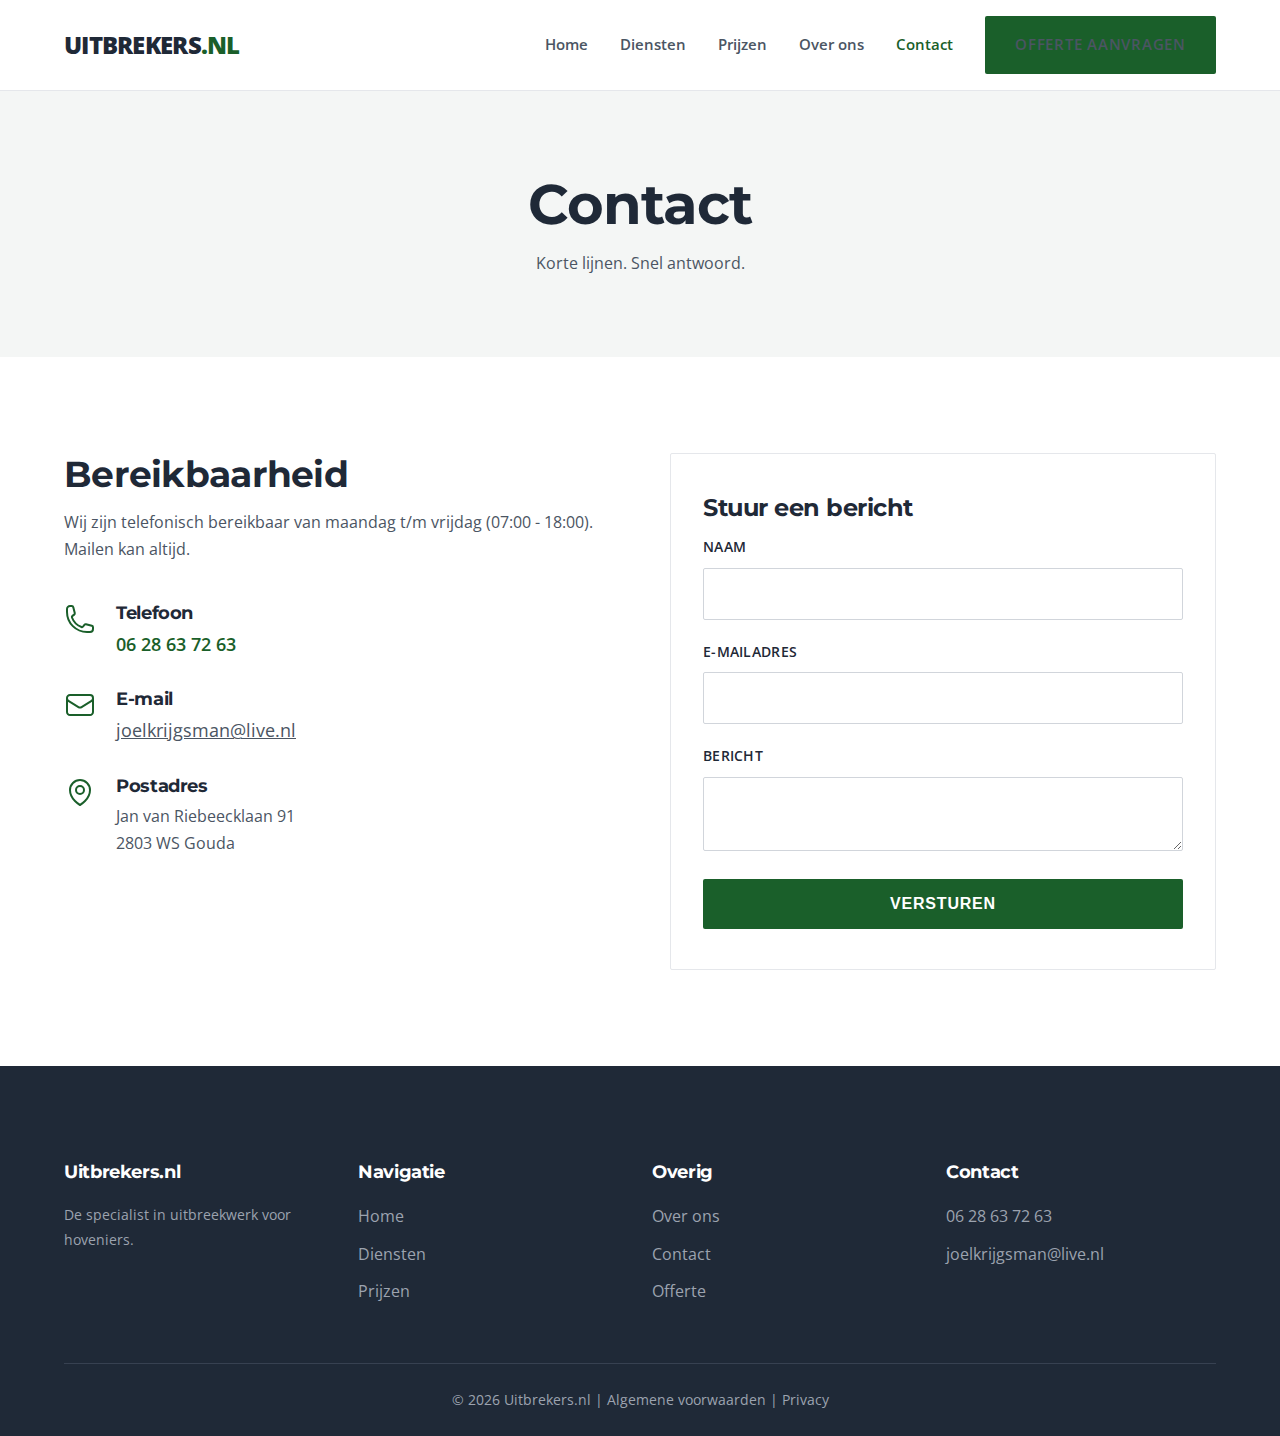
<file: contact.html>
<!DOCTYPE html>
<html lang="nl">

<head>
    <meta charset="UTF-8">
    <meta name="viewport" content="width=device-width, initial-scale=1.0">
    <title>Contact | Uitbrekers.nl</title>

    <link rel="preconnect" href="https://fonts.googleapis.com">
    <link rel="preconnect" href="https://fonts.gstatic.com" crossorigin>
    <link
        href="https://fonts.googleapis.com/css2?family=Montserrat:wght@600;700;800&family=Open+Sans:wght@400;600&display=swap"
        rel="stylesheet">

    <link rel="stylesheet" href="style.css">
</head>

<body>

    <!-- Header -->
    <header class="header">
        <div class="container nav">
            <a href="index.html" class="logo">Uitbrekers<span>.nl</span></a>
            <div class="hamburger">
                <svg xmlns="http://www.w3.org/2000/svg" fill="none" viewBox="0 0 24 24" stroke-width="1.5"
                    stroke="currentColor" style="width: 32px; height: 32px;">
                    <path stroke-linecap="round" stroke-linejoin="round"
                        d="M3.75 6.75h16.5M3.75 12h16.5m-16.5 5.25h16.5" />
                </svg>
            </div>
            <nav class="nav-links">
                <a href="index.html">Home</a>
                <a href="diensten.html">Diensten</a>
                <a href="prijzen.html">Prijzen</a>
                <a href="over-ons.html">Over ons</a>
                <a href="contact.html" class="active">Contact</a>
                <a href="offerte.html" class="btn btn-primary">Offerte aanvragen</a>
            </nav>
        </div>
    </header>

    <!-- Page Header -->
    <section class="section bg-light text-center" style="padding: 80px 0;">
        <div class="container">
            <h1>Contact</h1>
            <p style="max-width: 700px; margin: 0 auto;">Korte lijnen. Snel antwoord.</p>
        </div>
    </section>

    <!-- Content -->
    <section class="section">
        <div class="container">
            <div class="grid grid-2" style="gap: 60px;">

                <!-- Info -->
                <div>
                    <h2>Bereikbaarheid</h2>
                    <p>Wij zijn telefonisch bereikbaar van maandag t/m vrijdag (07:00 - 18:00). Mailen kan altijd.</p>

                    <div style="margin-top: 40px; display: grid; gap: 30px;">

                        <div style="display: flex; gap: 20px;">
                            <div class="icon-box" style="margin: 0; width: 32px; height: 32px;">
                                <svg xmlns="http://www.w3.org/2000/svg" fill="none" viewBox="0 0 24 24"
                                    stroke-width="1.5" stroke="currentColor">
                                    <path stroke-linecap="round" stroke-linejoin="round"
                                        d="M2.25 6.75c0 8.284 6.716 15 15 15h2.25a2.25 2.25 0 002.25-2.25v-1.372c0-.516-.351-.966-.852-1.091l-4.423-1.106c-.44-.11-.902.055-1.173.417l-.97 1.293c-.282.376-.769.542-1.21.38a12.035 12.035 0 01-7.143-7.143c-.162-.441.004-.928.38-1.21l1.293-.97c.363-.271.527-.734.417-1.173L6.963 3.102a1.125 1.125 0 00-1.091-.852H4.5A2.25 2.25 0 002.25 4.5v2.25z" />
                                </svg>
                            </div>
                            <div>
                                <h4 style="margin-bottom: 5px;">Telefoon</h4>
                                <a href="tel:0628637263"
                                    style="font-size: 1.1rem; font-weight: 600; color: var(--primary);">06 28 63 72 63</a>
                            </div>
                        </div>

                        <div style="display: flex; gap: 20px;">
                            <div class="icon-box" style="margin: 0; width: 32px; height: 32px;">
                                <svg xmlns="http://www.w3.org/2000/svg" fill="none" viewBox="0 0 24 24"
                                    stroke-width="1.5" stroke="currentColor">
                                    <path stroke-linecap="round" stroke-linejoin="round"
                                        d="M21.75 6.75v10.5a2.25 2.25 0 01-2.25 2.25h-15a2.25 2.25 0 01-2.25-2.25V6.75m19.5 0A2.25 2.25 0 0019.5 4.5h-15a2.25 2.25 0 00-2.25 2.25m19.5 0v.243a2.25 2.25 0 01-1.07 1.916l-7.5 4.615a2.25 2.25 0 01-2.36 0L3.32 8.91a2.25 2.25 0 01-1.07-1.916V6.75" />
                                </svg>
                            </div>
                            <div>
                                <h4 style="margin-bottom: 5px;">E-mail</h4>
                                <a href="mailto:joelkrijgsman@live.nl"
                                    style="font-size: 1.1rem; text-decoration: underline;">joelkrijgsman@live.nl</a>
                            </div>
                        </div>

                        <div style="display: flex; gap: 20px;">
                            <div class="icon-box" style="margin: 0; width: 32px; height: 32px;">
                                <svg xmlns="http://www.w3.org/2000/svg" fill="none" viewBox="0 0 24 24"
                                    stroke-width="1.5" stroke="currentColor">
                                    <path stroke-linecap="round" stroke-linejoin="round"
                                        d="M15 10.5a3 3 0 11-6 0 3 3 0 016 0z" />
                                    <path stroke-linecap="round" stroke-linejoin="round"
                                        d="M19.5 10.5c0 7.142-7.5 11.25-7.5 11.25S4.5 17.642 4.5 10.5a7.5 7.5 0 1115 0z" />
                                </svg>
                            </div>
                            <div>
                                <h4 style="margin-bottom: 5px;">Postadres</h4>
                                <p style="margin: 0; color: var(--text-body);">Jan van Riebeecklaan 91<br>2803 WS Gouda</p>
                            </div>
                        </div>

                    </div>
                </div>

                <!-- Form -->
                <div>
                    <!-- LET OP: Vervang de action URL door je eigen Formspree URL (zie handleiding) -->
                    <form class="card" action="https://formspree.io/f/JOUW_CODE_HIER" method="POST">
                        <h3>Stuur een bericht</h3>
                        <div style="margin-bottom: 20px;">
                            <label class="form-label">Naam</label>
                            <input type="text" class="form-input" required>
                        </div>
                        <div style="margin-bottom: 20px;">
                            <label class="form-label">E-mailadres</label>
                            <input type="email" class="form-input" required>
                        </div>
                        <div style="margin-bottom: 20px;">
                            <label class="form-label">Bericht</label>
                            <textarea class="form-textarea" required></textarea>
                        </div>
                        <button type="submit" class="btn btn-primary" style="width: 100%;">Versturen</button>
                    </form>
                </div>
            </div>
        </div>
    </section>

    <!-- Footer -->
    <footer class="footer">
        <div class="container">
            <div class="grid grid-4" style="text-align: left;">
                <div style="grid-column: span 1;">
                    <h4 style="margin-bottom: 20px;">Uitbrekers<span>.nl</span></h4>
                    <p style="font-size: 0.9rem; color: #9ca3af;">De specialist in uitbreekwerk voor hoveniers.</p>
                </div>
                <div>
                    <h4 style="margin-bottom: 20px;">Navigatie</h4>
                    <ul style="color: #9ca3af;">
                        <li style="margin-bottom: 10px;"><a href="index.html">Home</a></li>
                        <li style="margin-bottom: 10px;"><a href="diensten.html">Diensten</a></li>
                        <li style="margin-bottom: 10px;"><a href="prijzen.html">Prijzen</a></li>
                    </ul>
                </div>
                <div>
                    <h4 style="margin-bottom: 20px;">Overig</h4>
                    <ul style="color: #9ca3af;">
                        <li style="margin-bottom: 10px;"><a href="over-ons.html">Over ons</a></li>
                        <li style="margin-bottom: 10px;"><a href="contact.html">Contact</a></li>
                        <li style="margin-bottom: 10px;"><a href="offerte.html">Offerte</a></li>
                    </ul>
                </div>
                <div>
                    <h4 style="margin-bottom: 20px;">Contact</h4>
                    <ul style="color: #9ca3af;">
                        <li style="margin-bottom: 10px;">06 28 63 72 63</li>
                        <li style="margin-bottom: 10px;">joelkrijgsman@live.nl</li>
                    </ul>
                </div>
            </div>
            <div class="footer-bottom">
                &copy; 2026 Uitbrekers.nl | <a href="#">Algemene voorwaarden</a> | <a href="#">Privacy</a>
            </div>
        </div>
    </footer>

    <script src="script.js"></script>
</body>

</html>
</file>
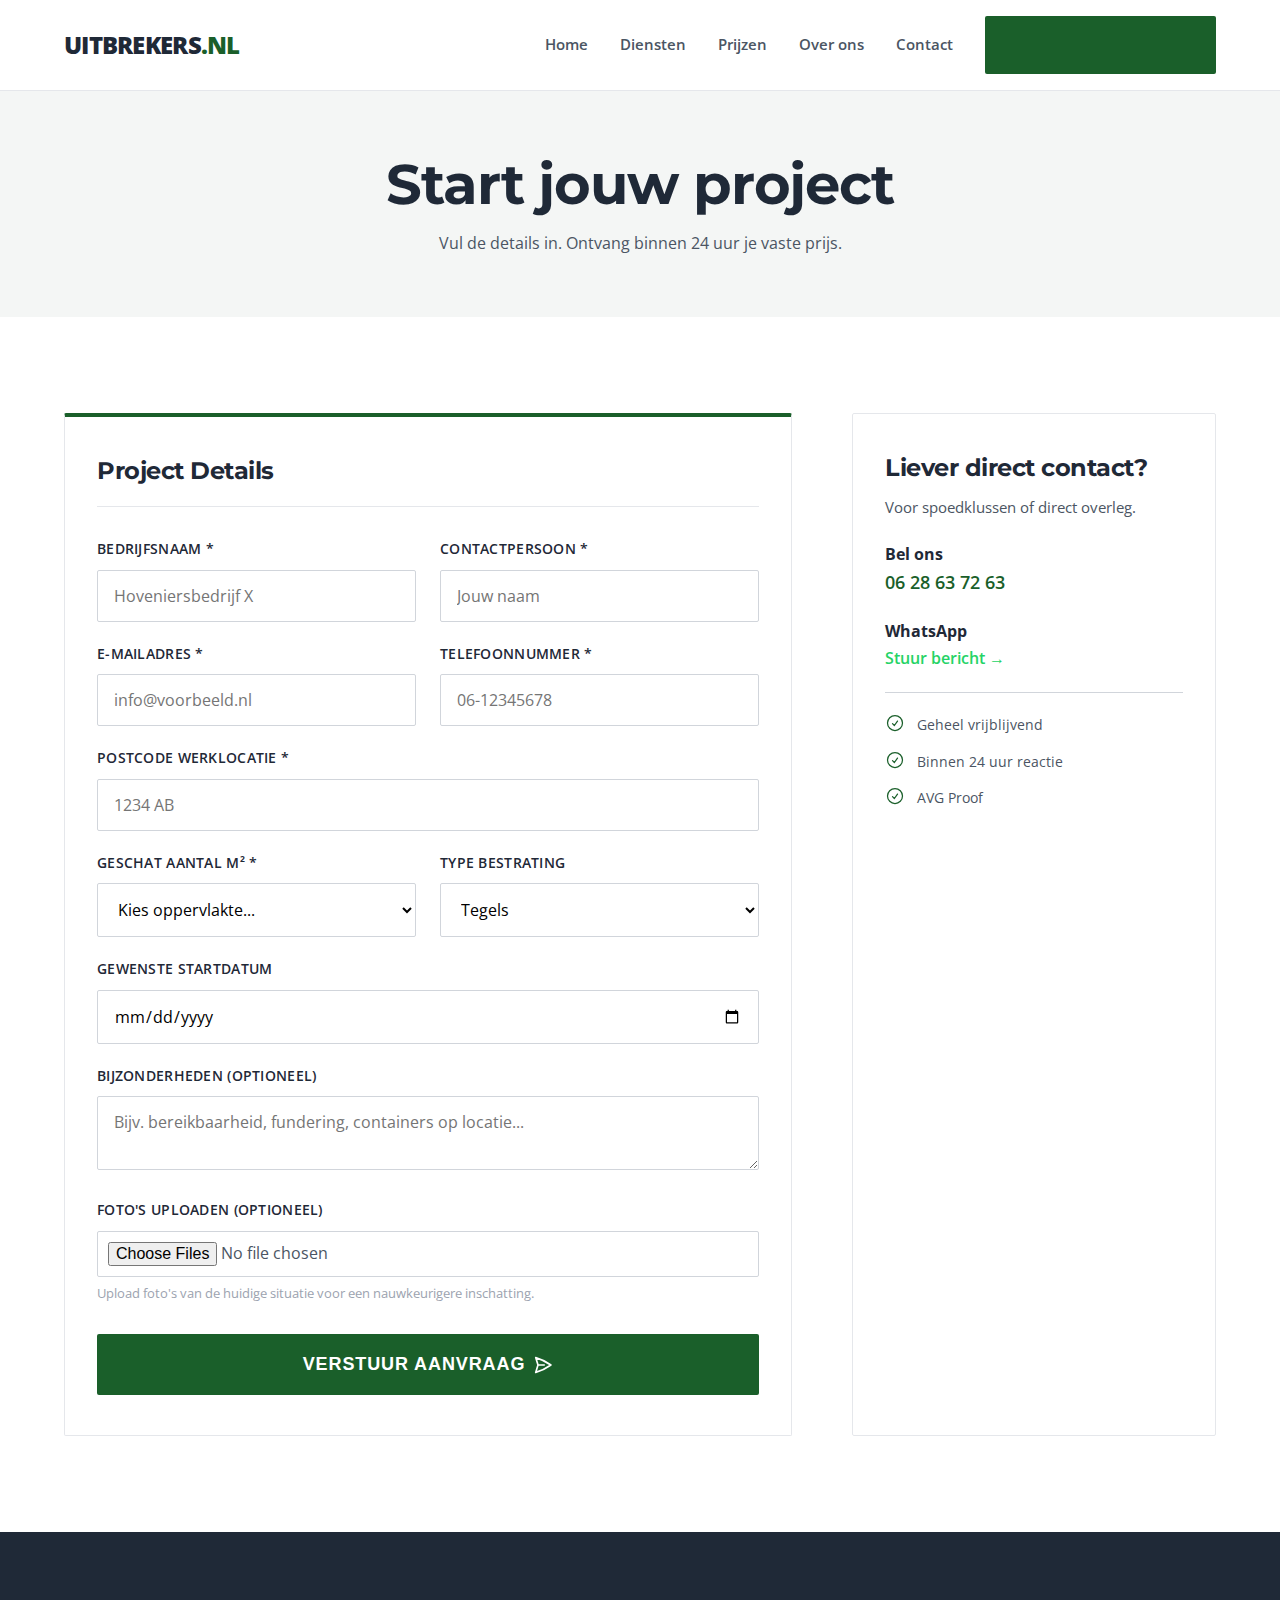
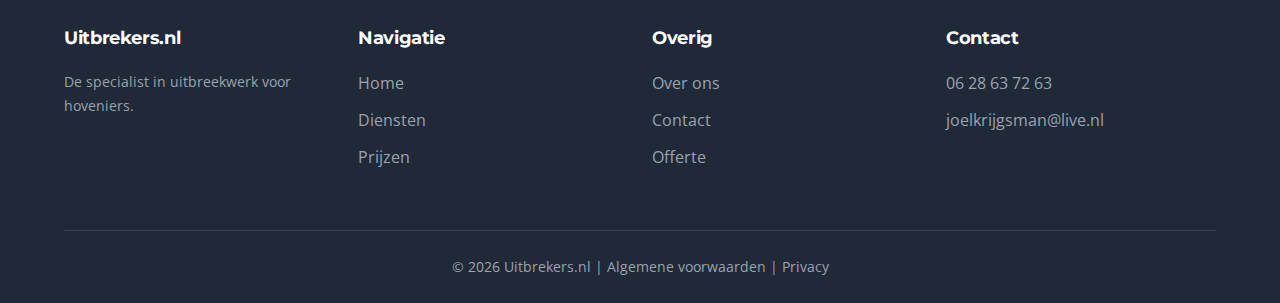
<file: offerte.html>
<!DOCTYPE html>
<html lang="nl">

<head>
    <meta charset="UTF-8">
    <meta name="viewport" content="width=device-width, initial-scale=1.0">
    <title>Offerte Aanvragen | Uitbrekers.nl</title>

    <link rel="preconnect" href="https://fonts.googleapis.com">
    <link rel="preconnect" href="https://fonts.gstatic.com" crossorigin>
    <link
        href="https://fonts.googleapis.com/css2?family=Montserrat:wght@600;700;800&family=Open+Sans:wght@400;600&display=swap"
        rel="stylesheet">

    <link rel="stylesheet" href="style.css">
</head>

<body>

    <!-- Header -->
    <header class="header">
        <div class="container nav">
            <a href="index.html" class="logo">Uitbrekers<span>.nl</span></a>
            <div class="hamburger">
                <svg xmlns="http://www.w3.org/2000/svg" fill="none" viewBox="0 0 24 24" stroke-width="1.5"
                    stroke="currentColor" style="width: 32px; height: 32px;">
                    <path stroke-linecap="round" stroke-linejoin="round"
                        d="M3.75 6.75h16.5M3.75 12h16.5m-16.5 5.25h16.5" />
                </svg>
            </div>
            <nav class="nav-links">
                <a href="index.html">Home</a>
                <a href="diensten.html">Diensten</a>
                <a href="prijzen.html">Prijzen</a>
                <a href="over-ons.html">Over ons</a>
                <a href="contact.html">Contact</a>
                <a href="offerte.html" class="active btn btn-primary">Offerte aanvragen</a>
            </nav>
        </div>
    </header>

    <!-- Page Header -->
    <section class="section bg-light text-center" style="padding: 60px 0;">
        <div class="container">
            <h1>Start jouw project</h1>
            <p style="max-width: 700px; margin: 0 auto;">Vul de details in. Ontvang binnen 24 uur je vaste prijs.</p>
        </div>
    </section>

    <!-- Form Section -->
    <section class="section">
        <div class="container">
            <div class="grid grid-2" style="grid-template-columns: 2fr 1fr; gap: 60px;">

                <!-- Main Form -->
                <div>
                    <!-- LET OP: Vervang de action URL door je eigen Formspree URL (zie handleiding) -->
                    <form class="card" style="border-top: 4px solid var(--primary);"
                        action="https://formspree.io/f/JOUW_CODE_HIER" method="POST">
                        <h3 style="margin-bottom: 30px; padding-bottom: 20px; border-bottom: 1px solid var(--border);">
                            Project Details</h3>

                        <div class="grid grid-2" style="margin-bottom: 20px;">
                            <div>
                                <label class="form-label" for="company">Bedrijfsnaam *</label>
                                <input type="text" id="company" class="form-input" required
                                    placeholder="Hoveniersbedrijf X">
                            </div>
                            <div>
                                <label class="form-label" for="contact">Contactpersoon *</label>
                                <input type="text" id="contact" class="form-input" required placeholder="Jouw naam">
                            </div>
                        </div>

                        <div class="grid grid-2" style="margin-bottom: 20px;">
                            <div>
                                <label class="form-label" for="email">E-mailadres *</label>
                                <input type="email" id="email" class="form-input" required
                                    placeholder="info@voorbeeld.nl">
                            </div>
                            <div>
                                <label class="form-label" for="phone">Telefoonnummer *</label>
                                <input type="tel" id="phone" class="form-input" required placeholder="06-12345678">
                            </div>
                        </div>

                        <div style="margin-bottom: 20px;">
                            <label class="form-label" for="zipcode">Postcode werklocatie *</label>
                            <input type="text" id="zipcode" class="form-input" required placeholder="1234 AB">
                        </div>

                        <div class="grid grid-2" style="margin-bottom: 20px;">
                            <div>
                                <label class="form-label" for="surface">Geschat aantal m² *</label>
                                <select id="surface" class="form-select" required>
                                    <option value="" disabled selected>Kies oppervlakte...</option>
                                    <option value="1-25">1 - 25 m² (Mini)</option>
                                    <option value="25-50">25 - 50 m² (Compact)</option>
                                    <option value="50-100">50 - 100 m² (Standaard)</option>
                                    <option value="100-150">100 - 150 m² (Professional)</option>
                                    <option value="150-200">150 - 200 m²</option>
                                    <option value="200+">200+ m²</option>
                                </select>
                            </div>
                            <div>
                                <label class="form-label" for="type">Type bestrating</label>
                                <select id="type" class="form-select">
                                    <option value="tegels">Tegels</option>
                                    <option value="klinkers">Klinkers</option>
                                    <option value="sier">Sierbestrating</option>
                                    <option value="mix">Mix / Combinatie</option>
                                    <option value="unknown">Weet ik niet</option>
                                </select>
                            </div>
                        </div>

                        <div style="margin-bottom: 20px;">
                            <label class="form-label" for="date">Gewenste startdatum</label>
                            <input type="date" id="date" class="form-input">
                        </div>

                        <div style="margin-bottom: 20px;">
                            <label class="form-label" for="notes">Bijzonderheden (optioneel)</label>
                            <textarea id="notes" class="form-textarea"
                                placeholder="Bijv. bereikbaarheid, fundering, containers op locatie..."></textarea>
                        </div>

                        <div style="margin-bottom: 30px;">
                            <label class="form-label">Foto's uploaden (optioneel)</label>
                            <input type="file" multiple class="form-input" style="padding: 10px;">
                            <small style="color: var(--text-light); display: block; margin-top: 5px;">Upload foto's van
                                de huidige situatie voor een nauwkeurigere inschatting.</small>
                        </div>

                        <button type="submit" class="btn btn-primary btn-large" style="width: 100%;">
                            Verstuur Aanvraag
                            <svg xmlns="http://www.w3.org/2000/svg" fill="none" viewBox="0 0 24 24" stroke-width="2"
                                stroke="currentColor" style="width: 20px; height: 20px;">
                                <path stroke-linecap="round" stroke-linejoin="round"
                                    d="M6 12L3.269 3.126A59.768 59.768 0 0121.485 12 59.77 59.77 0 013.27 20.876L5.999 12zm0 0h7.5" />
                            </svg>
                        </button>
                    </form>
                </div>

                <!-- Sidebar Context -->
                <div>
                    <div class="card bg-light" style="position: sticky; top: 110px;">
                        <h3>Liever direct contact?</h3>
                        <p style="margin-bottom: 20px; font-size: 0.95rem;">Voor spoedklussen of direct overleg.</p>

                        <div style="margin-bottom: 20px;">
                            <div style="font-weight: 700; color: var(--text-main);">Bel ons</div>
                            <a href="tel:0628637263"
                                style="color: var(--primary); font-size: 1.1rem; font-weight: 600;">06 28 63 72 63</a>
                        </div>

                        <div style="margin-bottom: 20px;">
                            <div style="font-weight: 700; color: var(--text-main);">WhatsApp</div>
                            <a href="#" style="color: #25D366; font-weight: 600;">Stuur bericht →</a>
                        </div>

                        <hr style="border: 0; border-top: 1px solid #d1d5db; margin: 20px 0;">

                        <div style="display: flex; gap: 12px; margin-bottom: 12px; align-items: start;">
                            <svg xmlns="http://www.w3.org/2000/svg" fill="none" viewBox="0 0 24 24" stroke-width="1.5"
                                stroke="currentColor"
                                style="width: 20px; height: 20px; color: var(--success); flex-shrink: 0;">
                                <path stroke-linecap="round" stroke-linejoin="round"
                                    d="M9 12.75L11.25 15 15 9.75M21 12a9 9 0 11-18 0 9 9 0 0118 0z" />
                            </svg>
                            <span style="font-size: 0.9rem;">Geheel vrijblijvend</span>
                        </div>
                        <div style="display: flex; gap: 12px; margin-bottom: 12px; align-items: start;">
                            <svg xmlns="http://www.w3.org/2000/svg" fill="none" viewBox="0 0 24 24" stroke-width="1.5"
                                stroke="currentColor"
                                style="width: 20px; height: 20px; color: var(--success); flex-shrink: 0;">
                                <path stroke-linecap="round" stroke-linejoin="round"
                                    d="M9 12.75L11.25 15 15 9.75M21 12a9 9 0 11-18 0 9 9 0 0118 0z" />
                            </svg>
                            <span style="font-size: 0.9rem;">Binnen 24 uur reactie</span>
                        </div>
                        <div style="display: flex; gap: 12px; align-items: start;">
                            <svg xmlns="http://www.w3.org/2000/svg" fill="none" viewBox="0 0 24 24" stroke-width="1.5"
                                stroke="currentColor"
                                style="width: 20px; height: 20px; color: var(--success); flex-shrink: 0;">
                                <path stroke-linecap="round" stroke-linejoin="round"
                                    d="M9 12.75L11.25 15 15 9.75M21 12a9 9 0 11-18 0 9 9 0 0118 0z" />
                            </svg>
                            <span style="font-size: 0.9rem;">AVG Proof</span>
                        </div>
                    </div>
                </div>

            </div>
        </div>
    </section>

    <!-- Footer -->
    <footer class="footer">
        <div class="container">
            <div class="grid grid-4" style="text-align: left;">
                <div style="grid-column: span 1;">
                    <h4 style="margin-bottom: 20px;">Uitbrekers<span>.nl</span></h4>
                    <p style="font-size: 0.9rem; color: #9ca3af;">De specialist in uitbreekwerk voor hoveniers.</p>
                </div>
                <div>
                    <h4 style="margin-bottom: 20px;">Navigatie</h4>
                    <ul style="color: #9ca3af;">
                        <li style="margin-bottom: 10px;"><a href="index.html">Home</a></li>
                        <li style="margin-bottom: 10px;"><a href="diensten.html">Diensten</a></li>
                        <li style="margin-bottom: 10px;"><a href="prijzen.html">Prijzen</a></li>
                    </ul>
                </div>
                <div>
                    <h4 style="margin-bottom: 20px;">Overig</h4>
                    <ul style="color: #9ca3af;">
                        <li style="margin-bottom: 10px;"><a href="over-ons.html">Over ons</a></li>
                        <li style="margin-bottom: 10px;"><a href="contact.html">Contact</a></li>
                        <li style="margin-bottom: 10px;"><a href="offerte.html">Offerte</a></li>
                    </ul>
                </div>
                <div>
                    <h4 style="margin-bottom: 20px;">Contact</h4>
                    <ul style="color: #9ca3af;">
                        <li style="margin-bottom: 10px;">06 28 63 72 63</li>
                        <li style="margin-bottom: 10px;">joelkrijgsman@live.nl</li>
                    </ul>
                </div>
            </div>
            <div class="footer-bottom">
                &copy; 2026 Uitbrekers.nl | <a href="#">Algemene voorwaarden</a> | <a href="#">Privacy</a>
            </div>
        </div>
    </footer>

    <script src="script.js"></script>
</body>

</html>
</file>
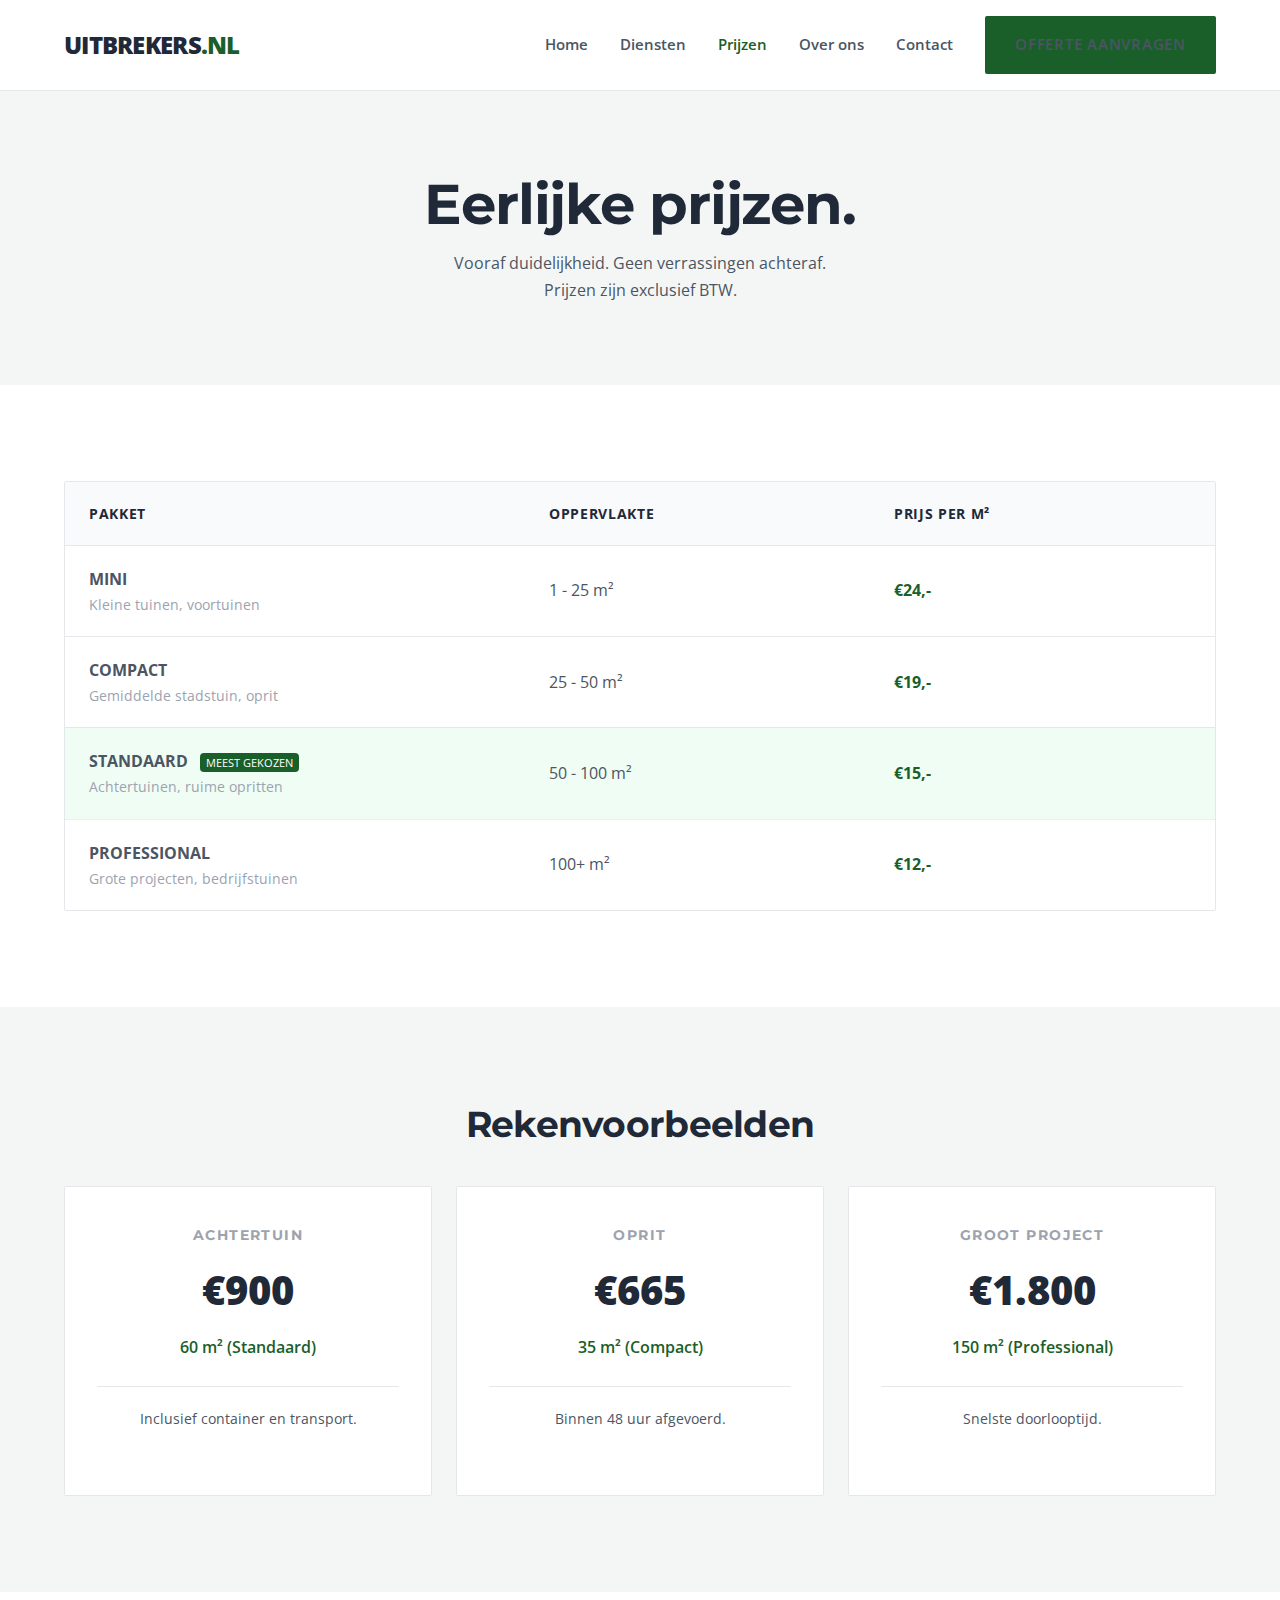
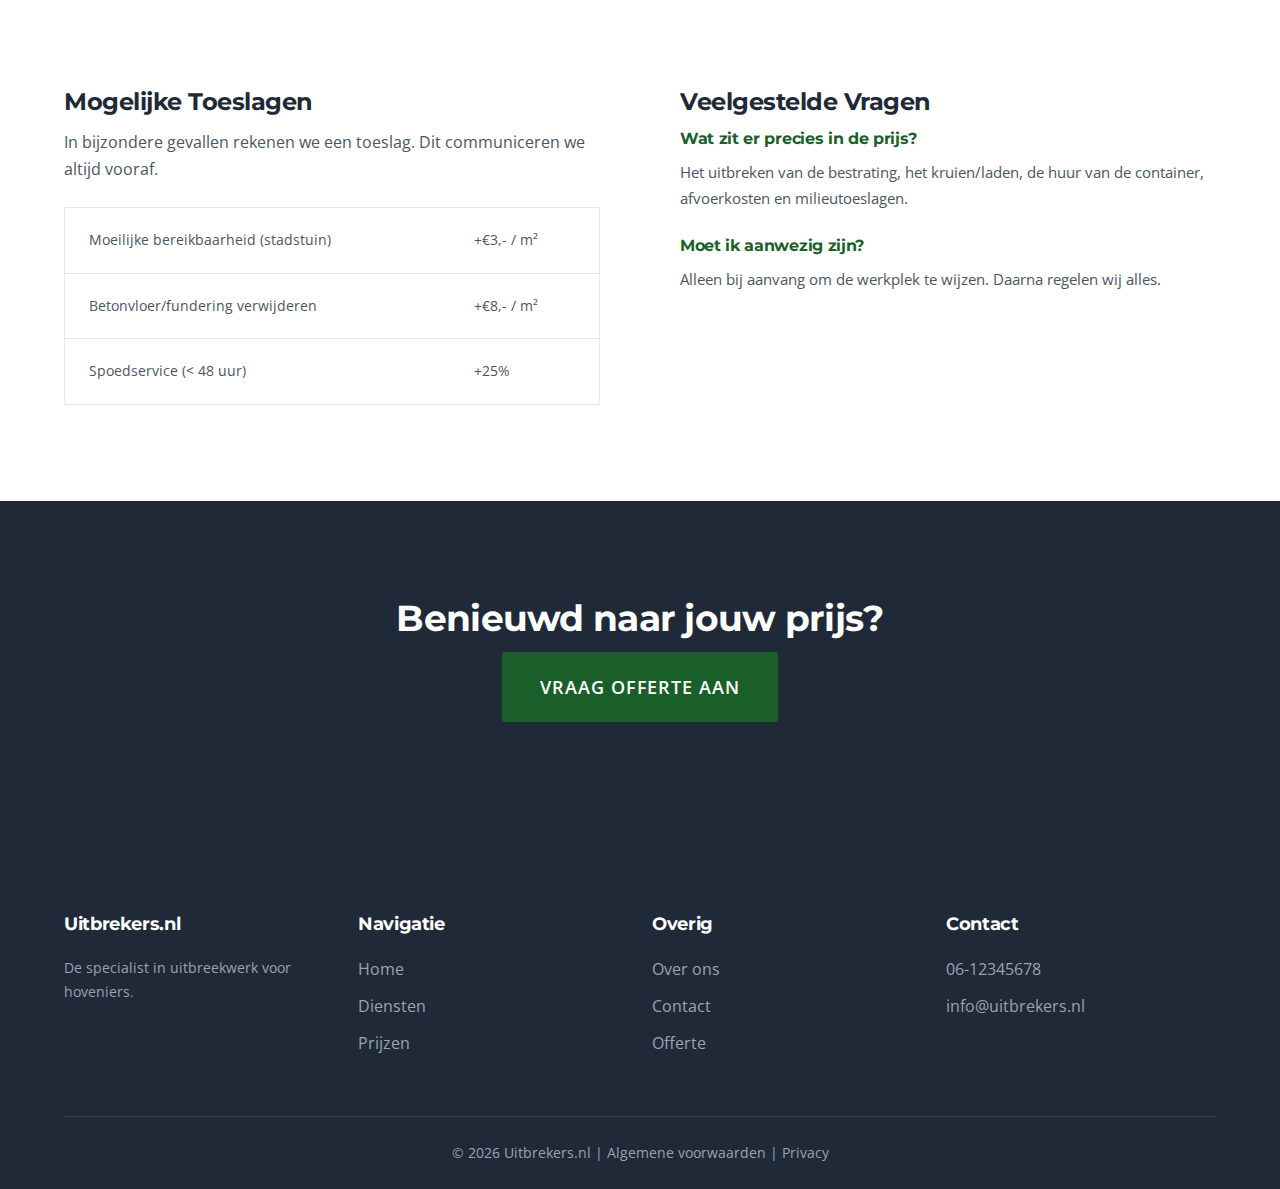
<file: prijzen.html>
<!DOCTYPE html>
<html lang="nl">

<head>
    <meta charset="UTF-8">
    <meta name="viewport" content="width=device-width, initial-scale=1.0">
    <title>Prijzen | Uitbrekers.nl</title>

    <link rel="preconnect" href="https://fonts.googleapis.com">
    <link rel="preconnect" href="https://fonts.gstatic.com" crossorigin>
    <link
        href="https://fonts.googleapis.com/css2?family=Montserrat:wght@600;700;800&family=Open+Sans:wght@400;600&display=swap"
        rel="stylesheet">

    <link rel="stylesheet" href="style.css">
</head>

<body>

    <!-- Header -->
    <header class="header">
        <div class="container nav">
            <a href="index.html" class="logo">Uitbrekers<span>.nl</span></a>
            <div class="hamburger">
                <svg xmlns="http://www.w3.org/2000/svg" fill="none" viewBox="0 0 24 24" stroke-width="1.5"
                    stroke="currentColor" style="width: 32px; height: 32px;">
                    <path stroke-linecap="round" stroke-linejoin="round"
                        d="M3.75 6.75h16.5M3.75 12h16.5m-16.5 5.25h16.5" />
                </svg>
            </div>
            <nav class="nav-links">
                <a href="index.html">Home</a>
                <a href="diensten.html">Diensten</a>
                <a href="prijzen.html" class="active">Prijzen</a>
                <a href="over-ons.html">Over ons</a>
                <a href="contact.html">Contact</a>
                <a href="offerte.html" class="btn btn-primary">Offerte aanvragen</a>
            </nav>
        </div>
    </header>

    <!-- Page Header -->
    <section class="section bg-light text-center" style="padding: 80px 0;">
        <div class="container">
            <h1>Eerlijke prijzen.</h1>
            <p style="max-width: 700px; margin: 0 auto;">Vooraf duidelijkheid. Geen verrassingen achteraf. <br>Prijzen
                zijn exclusief BTW.</p>
        </div>
    </section>

    <!-- Pricing Table -->
    <section class="section">
        <div class="container">
            <table class="price-table">
                <thead>
                    <tr>
                        <th style="width: 40%">Pakket</th>
                        <th style="width: 30%">Oppervlakte</th>
                        <th style="width: 30%">Prijs per m²</th>
                    </tr>
                </thead>
                <tbody>
                    <tr>
                        <td>
                            <strong>MINI</strong>
                            <div style="font-size: 0.85rem; color: var(--text-light);">Kleine tuinen, voortuinen</div>
                        </td>
                        <td>1 - 25 m²</td>
                        <td class="price-tag">€24,-</td>
                    </tr>
                    <tr>
                        <td>
                            <strong>COMPACT</strong>
                            <div style="font-size: 0.85rem; color: var(--text-light);">Gemiddelde stadstuin, oprit</div>
                        </td>
                        <td>25 - 50 m²</td>
                        <td class="price-tag">€19,-</td>
                    </tr>
                    <tr class="price-highlight">
                        <td>
                            <strong>STANDAARD</strong> <span
                                style="font-size: 0.7rem; background: var(--success); color: white; padding: 2px 6px; border-radius: 4px; margin-left: 8px;">MEEST
                                GEKOZEN</span>
                            <div style="font-size: 0.85rem; color: var(--text-light);">Achtertuinen, ruime opritten
                            </div>
                        </td>
                        <td>50 - 100 m²</td>
                        <td class="price-tag">€15,-</td>
                    </tr>
                    <tr>
                        <td>
                            <strong>PROFESSIONAL</strong>
                            <div style="font-size: 0.85rem; color: var(--text-light);">Grote projecten, bedrijfstuinen
                            </div>
                        </td>
                        <td>100+ m²</td>
                        <td class="price-tag">€12,-</td>
                    </tr>
                </tbody>
            </table>
        </div>
    </section>

    <!-- Examples -->
    <section class="section bg-light">
        <div class="container">
            <h2 class="text-center" style="margin-bottom: 40px;">Rekenvoorbeelden</h2>
            <div class="grid grid-3">
                <div class="card text-center">
                    <h4
                        style="text-transform: uppercase; color: var(--text-light); font-size: 0.9rem; letter-spacing: 0.1em;">
                        Achtertuin</h4>
                    <div style="font-size: 2.5rem; color: var(--text-main); font-weight: 800; margin: 10px 0;">€900
                    </div>
                    <p style="color: var(--primary); font-weight: 600;">60 m² (Standaard)</p>
                    <hr style="border: 0; border-top: 1px solid var(--border); margin: 20px 0;">
                    <p style="font-size: 0.9rem;">Inclusief container en transport.</p>
                </div>
                <div class="card text-center">
                    <h4
                        style="text-transform: uppercase; color: var(--text-light); font-size: 0.9rem; letter-spacing: 0.1em;">
                        Oprit</h4>
                    <div style="font-size: 2.5rem; color: var(--text-main); font-weight: 800; margin: 10px 0;">€665
                    </div>
                    <p style="color: var(--primary); font-weight: 600;">35 m² (Compact)</p>
                    <hr style="border: 0; border-top: 1px solid var(--border); margin: 20px 0;">
                    <p style="font-size: 0.9rem;">Binnen 48 uur afgevoerd.</p>
                </div>
                <div class="card text-center">
                    <h4
                        style="text-transform: uppercase; color: var(--text-light); font-size: 0.9rem; letter-spacing: 0.1em;">
                        Groot Project</h4>
                    <div style="font-size: 2.5rem; color: var(--text-main); font-weight: 800; margin: 10px 0;">€1.800
                    </div>
                    <p style="color: var(--primary); font-weight: 600;">150 m² (Professional)</p>
                    <hr style="border: 0; border-top: 1px solid var(--border); margin: 20px 0;">
                    <p style="font-size: 0.9rem;">Snelste doorlooptijd.</p>
                </div>
            </div>
        </div>
    </section>

    <!-- Details -->
    <section class="section">
        <div class="container">
            <div class="grid grid-2" style="gap: 80px;">
                <div>
                    <h3>Mogelijke Toeslagen</h3>
                    <p>In bijzondere gevallen rekenen we een toeslag. Dit communiceren we altijd vooraf.</p>
                    <table class="price-table" style="font-size: 0.9rem;">
                        <tbody>
                            <tr>
                                <td>Moeilijke bereikbaarheid (stadstuin)</td>
                                <td class="text-right">+€3,- / m²</td>
                            </tr>
                            <tr>
                                <td>Betonvloer/fundering verwijderen</td>
                                <td class="text-right">+€8,- / m²</td>
                            </tr>
                            <tr>
                                <td>Spoedservice (< 48 uur)</td>
                                <td class="text-right">+25%</td>
                            </tr>
                        </tbody>
                    </table>
                </div>

                <div>
                    <h3>Veelgestelde Vragen</h3>
                    <div style="margin-bottom: 24px;">
                        <h4 style="color: var(--primary); font-size: 1rem;">Wat zit er precies in de prijs?</h4>
                        <p style="font-size: 0.95rem;">Het uitbreken van de bestrating, het kruien/laden, de huur van de
                            container, afvoerkosten en milieutoeslagen.</p>
                    </div>
                    <div style="margin-bottom: 24px;">
                        <h4 style="color: var(--primary); font-size: 1rem;">Moet ik aanwezig zijn?</h4>
                        <p style="font-size: 0.95rem;">Alleen bij aanvang om de werkplek te wijzen. Daarna regelen wij
                            alles.</p>
                    </div>
                </div>
            </div>
        </div>
    </section>

    <!-- CTA -->
    <section class="section text-center" style="background: #1f2937; color: white;">
        <div class="container">
            <h2 style="color: white;">Benieuwd naar jouw prijs?</h2>
            <a href="offerte.html" class="btn btn-primary btn-large">Vraag offerte aan</a>
        </div>
    </section>

    <!-- Footer -->
    <footer class="footer">
        <div class="container">
            <div class="grid grid-4" style="text-align: left;">
                <div style="grid-column: span 1;">
                    <h4 style="margin-bottom: 20px;">Uitbrekers<span>.nl</span></h4>
                    <p style="font-size: 0.9rem; color: #9ca3af;">De specialist in uitbreekwerk voor hoveniers.</p>
                </div>
                <div>
                    <h4 style="margin-bottom: 20px;">Navigatie</h4>
                    <ul style="color: #9ca3af;">
                        <li style="margin-bottom: 10px;"><a href="index.html">Home</a></li>
                        <li style="margin-bottom: 10px;"><a href="diensten.html">Diensten</a></li>
                        <li style="margin-bottom: 10px;"><a href="prijzen.html">Prijzen</a></li>
                    </ul>
                </div>
                <div>
                    <h4 style="margin-bottom: 20px;">Overig</h4>
                    <ul style="color: #9ca3af;">
                        <li style="margin-bottom: 10px;"><a href="over-ons.html">Over ons</a></li>
                        <li style="margin-bottom: 10px;"><a href="contact.html">Contact</a></li>
                        <li style="margin-bottom: 10px;"><a href="offerte.html">Offerte</a></li>
                    </ul>
                </div>
                <div>
                    <h4 style="margin-bottom: 20px;">Contact</h4>
                    <ul style="color: #9ca3af;">
                        <li style="margin-bottom: 10px;">06-12345678</li>
                        <li style="margin-bottom: 10px;">info@uitbrekers.nl</li>
                    </ul>
                </div>
            </div>
            <div class="footer-bottom">
                &copy; 2026 Uitbrekers.nl | <a href="#">Algemene voorwaarden</a> | <a href="#">Privacy</a>
            </div>
        </div>
    </footer>

    <script src="script.js"></script>
</body>

</html>
</file>
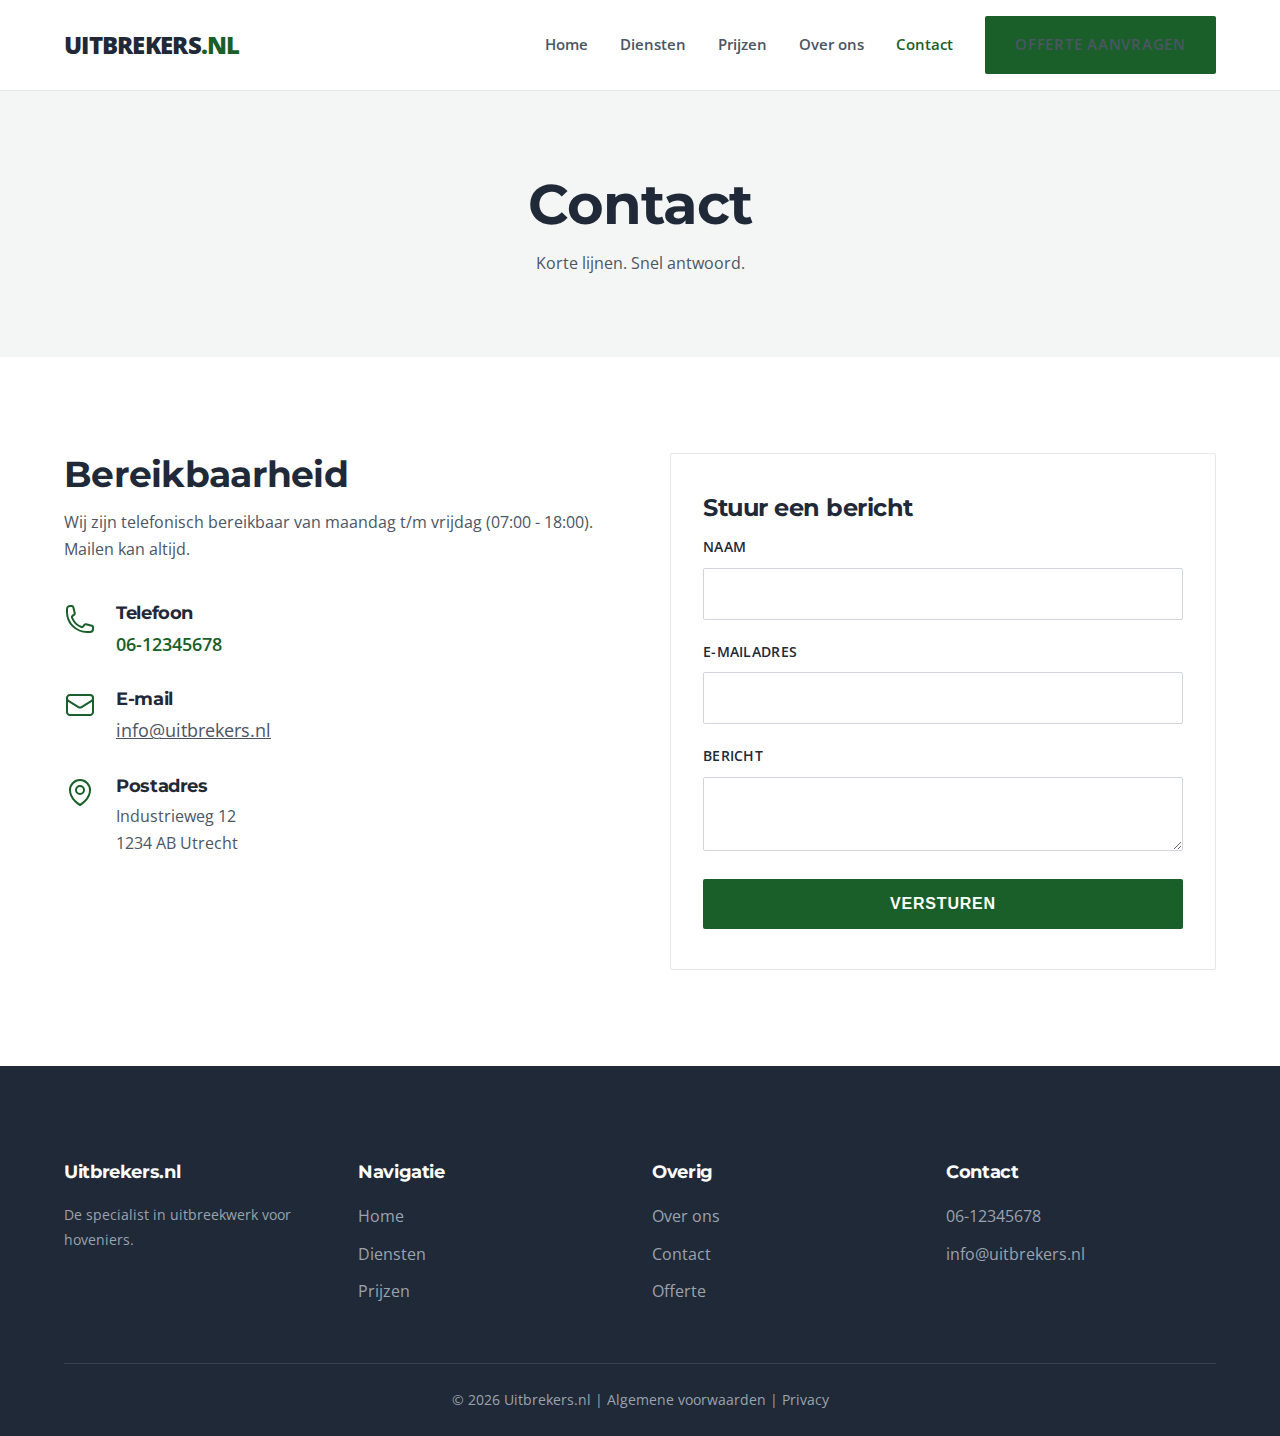
<file: Uitbrekers.nl/contact.html>
<!DOCTYPE html>
<html lang="nl">

<head>
    <meta charset="UTF-8">
    <meta name="viewport" content="width=device-width, initial-scale=1.0">
    <title>Contact | Uitbrekers.nl</title>

    <link rel="preconnect" href="https://fonts.googleapis.com">
    <link rel="preconnect" href="https://fonts.gstatic.com" crossorigin>
    <link
        href="https://fonts.googleapis.com/css2?family=Montserrat:wght@600;700;800&family=Open+Sans:wght@400;600&display=swap"
        rel="stylesheet">

    <link rel="stylesheet" href="style.css">
</head>

<body>

    <!-- Header -->
    <header class="header">
        <div class="container nav">
            <a href="index.html" class="logo">Uitbrekers<span>.nl</span></a>
            <div class="hamburger">
                <svg xmlns="http://www.w3.org/2000/svg" fill="none" viewBox="0 0 24 24" stroke-width="1.5"
                    stroke="currentColor" style="width: 32px; height: 32px;">
                    <path stroke-linecap="round" stroke-linejoin="round"
                        d="M3.75 6.75h16.5M3.75 12h16.5m-16.5 5.25h16.5" />
                </svg>
            </div>
            <nav class="nav-links">
                <a href="index.html">Home</a>
                <a href="diensten.html">Diensten</a>
                <a href="prijzen.html">Prijzen</a>
                <a href="over-ons.html">Over ons</a>
                <a href="contact.html" class="active">Contact</a>
                <a href="offerte.html" class="btn btn-primary">Offerte aanvragen</a>
            </nav>
        </div>
    </header>

    <!-- Page Header -->
    <section class="section bg-light text-center" style="padding: 80px 0;">
        <div class="container">
            <h1>Contact</h1>
            <p style="max-width: 700px; margin: 0 auto;">Korte lijnen. Snel antwoord.</p>
        </div>
    </section>

    <!-- Content -->
    <section class="section">
        <div class="container">
            <div class="grid grid-2" style="gap: 60px;">

                <!-- Info -->
                <div>
                    <h2>Bereikbaarheid</h2>
                    <p>Wij zijn telefonisch bereikbaar van maandag t/m vrijdag (07:00 - 18:00). Mailen kan altijd.</p>

                    <div style="margin-top: 40px; display: grid; gap: 30px;">

                        <div style="display: flex; gap: 20px;">
                            <div class="icon-box" style="margin: 0; width: 32px; height: 32px;">
                                <svg xmlns="http://www.w3.org/2000/svg" fill="none" viewBox="0 0 24 24"
                                    stroke-width="1.5" stroke="currentColor">
                                    <path stroke-linecap="round" stroke-linejoin="round"
                                        d="M2.25 6.75c0 8.284 6.716 15 15 15h2.25a2.25 2.25 0 002.25-2.25v-1.372c0-.516-.351-.966-.852-1.091l-4.423-1.106c-.44-.11-.902.055-1.173.417l-.97 1.293c-.282.376-.769.542-1.21.38a12.035 12.035 0 01-7.143-7.143c-.162-.441.004-.928.38-1.21l1.293-.97c.363-.271.527-.734.417-1.173L6.963 3.102a1.125 1.125 0 00-1.091-.852H4.5A2.25 2.25 0 002.25 4.5v2.25z" />
                                </svg>
                            </div>
                            <div>
                                <h4 style="margin-bottom: 5px;">Telefoon</h4>
                                <a href="tel:0612345678"
                                    style="font-size: 1.1rem; font-weight: 600; color: var(--primary);">06-12345678</a>
                            </div>
                        </div>

                        <div style="display: flex; gap: 20px;">
                            <div class="icon-box" style="margin: 0; width: 32px; height: 32px;">
                                <svg xmlns="http://www.w3.org/2000/svg" fill="none" viewBox="0 0 24 24"
                                    stroke-width="1.5" stroke="currentColor">
                                    <path stroke-linecap="round" stroke-linejoin="round"
                                        d="M21.75 6.75v10.5a2.25 2.25 0 01-2.25 2.25h-15a2.25 2.25 0 01-2.25-2.25V6.75m19.5 0A2.25 2.25 0 0019.5 4.5h-15a2.25 2.25 0 00-2.25 2.25m19.5 0v.243a2.25 2.25 0 01-1.07 1.916l-7.5 4.615a2.25 2.25 0 01-2.36 0L3.32 8.91a2.25 2.25 0 01-1.07-1.916V6.75" />
                                </svg>
                            </div>
                            <div>
                                <h4 style="margin-bottom: 5px;">E-mail</h4>
                                <a href="mailto:info@uitbrekers.nl"
                                    style="font-size: 1.1rem; text-decoration: underline;">info@uitbrekers.nl</a>
                            </div>
                        </div>

                        <div style="display: flex; gap: 20px;">
                            <div class="icon-box" style="margin: 0; width: 32px; height: 32px;">
                                <svg xmlns="http://www.w3.org/2000/svg" fill="none" viewBox="0 0 24 24"
                                    stroke-width="1.5" stroke="currentColor">
                                    <path stroke-linecap="round" stroke-linejoin="round"
                                        d="M15 10.5a3 3 0 11-6 0 3 3 0 016 0z" />
                                    <path stroke-linecap="round" stroke-linejoin="round"
                                        d="M19.5 10.5c0 7.142-7.5 11.25-7.5 11.25S4.5 17.642 4.5 10.5a7.5 7.5 0 1115 0z" />
                                </svg>
                            </div>
                            <div>
                                <h4 style="margin-bottom: 5px;">Postadres</h4>
                                <p style="margin: 0; color: var(--text-body);">Industrieweg 12<br>1234 AB Utrecht</p>
                            </div>
                        </div>

                    </div>
                </div>

                <!-- Form -->
                <div>
                    <!-- LET OP: Vervang de action URL door je eigen Formspree URL (zie handleiding) -->
                    <form class="card" action="https://formspree.io/f/JOUW_CODE_HIER" method="POST">
                        <h3>Stuur een bericht</h3>
                        <div style="margin-bottom: 20px;">
                            <label class="form-label">Naam</label>
                            <input type="text" class="form-input" required>
                        </div>
                        <div style="margin-bottom: 20px;">
                            <label class="form-label">E-mailadres</label>
                            <input type="email" class="form-input" required>
                        </div>
                        <div style="margin-bottom: 20px;">
                            <label class="form-label">Bericht</label>
                            <textarea class="form-textarea" required></textarea>
                        </div>
                        <button type="submit" class="btn btn-primary" style="width: 100%;">Versturen</button>
                    </form>
                </div>
            </div>
        </div>
    </section>

    <!-- Footer -->
    <footer class="footer">
        <div class="container">
            <div class="grid grid-4" style="text-align: left;">
                <div style="grid-column: span 1;">
                    <h4 style="margin-bottom: 20px;">Uitbrekers<span>.nl</span></h4>
                    <p style="font-size: 0.9rem; color: #9ca3af;">De specialist in uitbreekwerk voor hoveniers.</p>
                </div>
                <div>
                    <h4 style="margin-bottom: 20px;">Navigatie</h4>
                    <ul style="color: #9ca3af;">
                        <li style="margin-bottom: 10px;"><a href="index.html">Home</a></li>
                        <li style="margin-bottom: 10px;"><a href="diensten.html">Diensten</a></li>
                        <li style="margin-bottom: 10px;"><a href="prijzen.html">Prijzen</a></li>
                    </ul>
                </div>
                <div>
                    <h4 style="margin-bottom: 20px;">Overig</h4>
                    <ul style="color: #9ca3af;">
                        <li style="margin-bottom: 10px;"><a href="over-ons.html">Over ons</a></li>
                        <li style="margin-bottom: 10px;"><a href="contact.html">Contact</a></li>
                        <li style="margin-bottom: 10px;"><a href="offerte.html">Offerte</a></li>
                    </ul>
                </div>
                <div>
                    <h4 style="margin-bottom: 20px;">Contact</h4>
                    <ul style="color: #9ca3af;">
                        <li style="margin-bottom: 10px;">06-12345678</li>
                        <li style="margin-bottom: 10px;">info@uitbrekers.nl</li>
                    </ul>
                </div>
            </div>
            <div class="footer-bottom">
                &copy; 2026 Uitbrekers.nl | <a href="#">Algemene voorwaarden</a> | <a href="#">Privacy</a>
            </div>
        </div>
    </footer>

    <script src="script.js"></script>
</body>

</html>
</file>
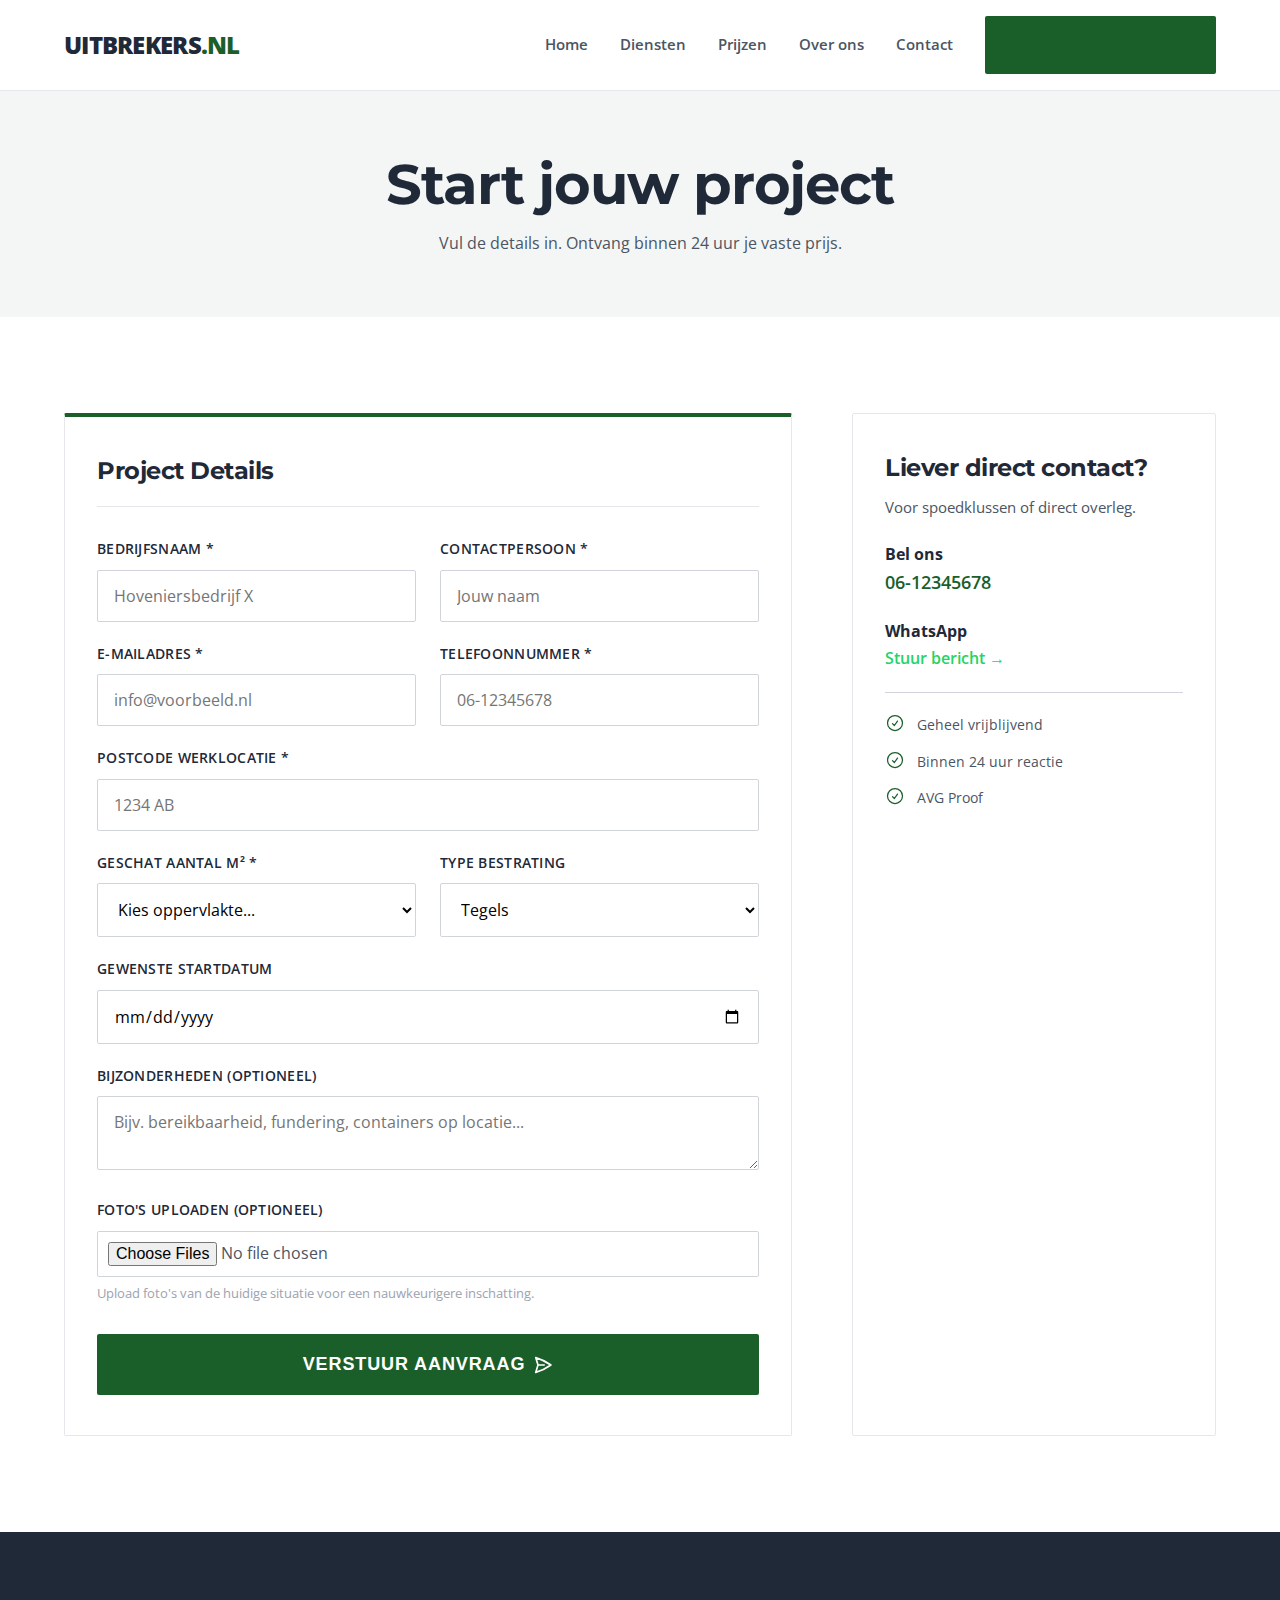
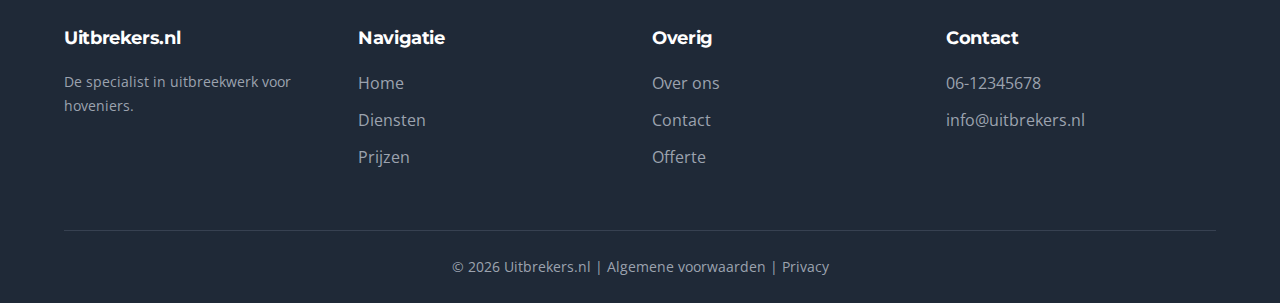
<file: Uitbrekers.nl/offerte.html>
<!DOCTYPE html>
<html lang="nl">

<head>
    <meta charset="UTF-8">
    <meta name="viewport" content="width=device-width, initial-scale=1.0">
    <title>Offerte Aanvragen | Uitbrekers.nl</title>

    <link rel="preconnect" href="https://fonts.googleapis.com">
    <link rel="preconnect" href="https://fonts.gstatic.com" crossorigin>
    <link
        href="https://fonts.googleapis.com/css2?family=Montserrat:wght@600;700;800&family=Open+Sans:wght@400;600&display=swap"
        rel="stylesheet">

    <link rel="stylesheet" href="style.css">
</head>

<body>

    <!-- Header -->
    <header class="header">
        <div class="container nav">
            <a href="index.html" class="logo">Uitbrekers<span>.nl</span></a>
            <div class="hamburger">
                <svg xmlns="http://www.w3.org/2000/svg" fill="none" viewBox="0 0 24 24" stroke-width="1.5"
                    stroke="currentColor" style="width: 32px; height: 32px;">
                    <path stroke-linecap="round" stroke-linejoin="round"
                        d="M3.75 6.75h16.5M3.75 12h16.5m-16.5 5.25h16.5" />
                </svg>
            </div>
            <nav class="nav-links">
                <a href="index.html">Home</a>
                <a href="diensten.html">Diensten</a>
                <a href="prijzen.html">Prijzen</a>
                <a href="over-ons.html">Over ons</a>
                <a href="contact.html">Contact</a>
                <a href="offerte.html" class="active btn btn-primary">Offerte aanvragen</a>
            </nav>
        </div>
    </header>

    <!-- Page Header -->
    <section class="section bg-light text-center" style="padding: 60px 0;">
        <div class="container">
            <h1>Start jouw project</h1>
            <p style="max-width: 700px; margin: 0 auto;">Vul de details in. Ontvang binnen 24 uur je vaste prijs.</p>
        </div>
    </section>

    <!-- Form Section -->
    <section class="section">
        <div class="container">
            <div class="grid grid-2" style="grid-template-columns: 2fr 1fr; gap: 60px;">

                <!-- Main Form -->
                <div>
                    <!-- LET OP: Vervang de action URL door je eigen Formspree URL (zie handleiding) -->
                    <form class="card" style="border-top: 4px solid var(--primary);"
                        action="https://formspree.io/f/JOUW_CODE_HIER" method="POST">
                        <h3 style="margin-bottom: 30px; padding-bottom: 20px; border-bottom: 1px solid var(--border);">
                            Project Details</h3>

                        <div class="grid grid-2" style="margin-bottom: 20px;">
                            <div>
                                <label class="form-label" for="company">Bedrijfsnaam *</label>
                                <input type="text" id="company" class="form-input" required
                                    placeholder="Hoveniersbedrijf X">
                            </div>
                            <div>
                                <label class="form-label" for="contact">Contactpersoon *</label>
                                <input type="text" id="contact" class="form-input" required placeholder="Jouw naam">
                            </div>
                        </div>

                        <div class="grid grid-2" style="margin-bottom: 20px;">
                            <div>
                                <label class="form-label" for="email">E-mailadres *</label>
                                <input type="email" id="email" class="form-input" required
                                    placeholder="info@voorbeeld.nl">
                            </div>
                            <div>
                                <label class="form-label" for="phone">Telefoonnummer *</label>
                                <input type="tel" id="phone" class="form-input" required placeholder="06-12345678">
                            </div>
                        </div>

                        <div style="margin-bottom: 20px;">
                            <label class="form-label" for="zipcode">Postcode werklocatie *</label>
                            <input type="text" id="zipcode" class="form-input" required placeholder="1234 AB">
                        </div>

                        <div class="grid grid-2" style="margin-bottom: 20px;">
                            <div>
                                <label class="form-label" for="surface">Geschat aantal m² *</label>
                                <select id="surface" class="form-select" required>
                                    <option value="" disabled selected>Kies oppervlakte...</option>
                                    <option value="1-25">1 - 25 m² (Mini)</option>
                                    <option value="25-50">25 - 50 m² (Compact)</option>
                                    <option value="50-100">50 - 100 m² (Standaard)</option>
                                    <option value="100-150">100 - 150 m² (Professional)</option>
                                    <option value="150-200">150 - 200 m²</option>
                                    <option value="200+">200+ m²</option>
                                </select>
                            </div>
                            <div>
                                <label class="form-label" for="type">Type bestrating</label>
                                <select id="type" class="form-select">
                                    <option value="tegels">Tegels</option>
                                    <option value="klinkers">Klinkers</option>
                                    <option value="sier">Sierbestrating</option>
                                    <option value="mix">Mix / Combinatie</option>
                                    <option value="unknown">Weet ik niet</option>
                                </select>
                            </div>
                        </div>

                        <div style="margin-bottom: 20px;">
                            <label class="form-label" for="date">Gewenste startdatum</label>
                            <input type="date" id="date" class="form-input">
                        </div>

                        <div style="margin-bottom: 20px;">
                            <label class="form-label" for="notes">Bijzonderheden (optioneel)</label>
                            <textarea id="notes" class="form-textarea"
                                placeholder="Bijv. bereikbaarheid, fundering, containers op locatie..."></textarea>
                        </div>

                        <div style="margin-bottom: 30px;">
                            <label class="form-label">Foto's uploaden (optioneel)</label>
                            <input type="file" multiple class="form-input" style="padding: 10px;">
                            <small style="color: var(--text-light); display: block; margin-top: 5px;">Upload foto's van
                                de huidige situatie voor een nauwkeurigere inschatting.</small>
                        </div>

                        <button type="submit" class="btn btn-primary btn-large" style="width: 100%;">
                            Verstuur Aanvraag
                            <svg xmlns="http://www.w3.org/2000/svg" fill="none" viewBox="0 0 24 24" stroke-width="2"
                                stroke="currentColor" style="width: 20px; height: 20px;">
                                <path stroke-linecap="round" stroke-linejoin="round"
                                    d="M6 12L3.269 3.126A59.768 59.768 0 0121.485 12 59.77 59.77 0 013.27 20.876L5.999 12zm0 0h7.5" />
                            </svg>
                        </button>
                    </form>
                </div>

                <!-- Sidebar Context -->
                <div>
                    <div class="card bg-light" style="position: sticky; top: 110px;">
                        <h3>Liever direct contact?</h3>
                        <p style="margin-bottom: 20px; font-size: 0.95rem;">Voor spoedklussen of direct overleg.</p>

                        <div style="margin-bottom: 20px;">
                            <div style="font-weight: 700; color: var(--text-main);">Bel ons</div>
                            <a href="tel:0612345678"
                                style="color: var(--primary); font-size: 1.1rem; font-weight: 600;">06-12345678</a>
                        </div>

                        <div style="margin-bottom: 20px;">
                            <div style="font-weight: 700; color: var(--text-main);">WhatsApp</div>
                            <a href="#" style="color: #25D366; font-weight: 600;">Stuur bericht →</a>
                        </div>

                        <hr style="border: 0; border-top: 1px solid #d1d5db; margin: 20px 0;">

                        <div style="display: flex; gap: 12px; margin-bottom: 12px; align-items: start;">
                            <svg xmlns="http://www.w3.org/2000/svg" fill="none" viewBox="0 0 24 24" stroke-width="1.5"
                                stroke="currentColor"
                                style="width: 20px; height: 20px; color: var(--success); flex-shrink: 0;">
                                <path stroke-linecap="round" stroke-linejoin="round"
                                    d="M9 12.75L11.25 15 15 9.75M21 12a9 9 0 11-18 0 9 9 0 0118 0z" />
                            </svg>
                            <span style="font-size: 0.9rem;">Geheel vrijblijvend</span>
                        </div>
                        <div style="display: flex; gap: 12px; margin-bottom: 12px; align-items: start;">
                            <svg xmlns="http://www.w3.org/2000/svg" fill="none" viewBox="0 0 24 24" stroke-width="1.5"
                                stroke="currentColor"
                                style="width: 20px; height: 20px; color: var(--success); flex-shrink: 0;">
                                <path stroke-linecap="round" stroke-linejoin="round"
                                    d="M9 12.75L11.25 15 15 9.75M21 12a9 9 0 11-18 0 9 9 0 0118 0z" />
                            </svg>
                            <span style="font-size: 0.9rem;">Binnen 24 uur reactie</span>
                        </div>
                        <div style="display: flex; gap: 12px; align-items: start;">
                            <svg xmlns="http://www.w3.org/2000/svg" fill="none" viewBox="0 0 24 24" stroke-width="1.5"
                                stroke="currentColor"
                                style="width: 20px; height: 20px; color: var(--success); flex-shrink: 0;">
                                <path stroke-linecap="round" stroke-linejoin="round"
                                    d="M9 12.75L11.25 15 15 9.75M21 12a9 9 0 11-18 0 9 9 0 0118 0z" />
                            </svg>
                            <span style="font-size: 0.9rem;">AVG Proof</span>
                        </div>
                    </div>
                </div>

            </div>
        </div>
    </section>

    <!-- Footer -->
    <footer class="footer">
        <div class="container">
            <div class="grid grid-4" style="text-align: left;">
                <div style="grid-column: span 1;">
                    <h4 style="margin-bottom: 20px;">Uitbrekers<span>.nl</span></h4>
                    <p style="font-size: 0.9rem; color: #9ca3af;">De specialist in uitbreekwerk voor hoveniers.</p>
                </div>
                <div>
                    <h4 style="margin-bottom: 20px;">Navigatie</h4>
                    <ul style="color: #9ca3af;">
                        <li style="margin-bottom: 10px;"><a href="index.html">Home</a></li>
                        <li style="margin-bottom: 10px;"><a href="diensten.html">Diensten</a></li>
                        <li style="margin-bottom: 10px;"><a href="prijzen.html">Prijzen</a></li>
                    </ul>
                </div>
                <div>
                    <h4 style="margin-bottom: 20px;">Overig</h4>
                    <ul style="color: #9ca3af;">
                        <li style="margin-bottom: 10px;"><a href="over-ons.html">Over ons</a></li>
                        <li style="margin-bottom: 10px;"><a href="contact.html">Contact</a></li>
                        <li style="margin-bottom: 10px;"><a href="offerte.html">Offerte</a></li>
                    </ul>
                </div>
                <div>
                    <h4 style="margin-bottom: 20px;">Contact</h4>
                    <ul style="color: #9ca3af;">
                        <li style="margin-bottom: 10px;">06-12345678</li>
                        <li style="margin-bottom: 10px;">info@uitbrekers.nl</li>
                    </ul>
                </div>
            </div>
            <div class="footer-bottom">
                &copy; 2026 Uitbrekers.nl | <a href="#">Algemene voorwaarden</a> | <a href="#">Privacy</a>
            </div>
        </div>
    </footer>

    <script src="script.js"></script>
</body>

</html>
</file>
<file: style.css>
/* 
   Uitbrekers.nl - Professional B2B Styles
   Theme: Industrial, Clean, No-nonsense
*/

:root {
    /* Brand Colors */
    --primary: #1a5f2a;
    /* Deep Forest Green */
    --primary-dark: #12421d;
    /* Darker shade for hover/active */
    --secondary: #2d7a3e;
    /* Brighter green */
    --accent: #f4f6f5;
    /* Very light cool gray/green tint for backgrounds */

    /* Neutrals */
    --text-main: #1f2937;
    /* Slate 900 */
    --text-body: #4b5563;
    /* Slate 600 */
    --text-light: #9ca3af;
    /* Slate 400 */
    --white: #ffffff;
    --border: #e5e7eb;
    /* Slate 200 */

    /* Functional */
    --danger: #ef4444;
    --success: #1a5f2a;

    /* Spacing & Layout */
    --container-width: 1200px;
    --spacing-xs: 4px;
    --spacing-sm: 12px;
    --spacing-md: 24px;
    --spacing-lg: 48px;
    --spacing-xl: 96px;

    /* Styling */
    --radius: 2px;
    /* Sharp, industrial look */
    --shadow-sm: 0 1px 2px 0 rgba(0, 0, 0, 0.05);
    --shadow-md: 0 4px 6px -1px rgba(0, 0, 0, 0.1), 0 2px 4px -1px rgba(0, 0, 0, 0.06);
    --shadow-hover: 0 10px 15px -3px rgba(0, 0, 0, 0.1), 0 4px 6px -2px rgba(0, 0, 0, 0.05);
}

/* Reset & Base */
*,
*::before,
*::after {
    box-sizing: border-box;
    margin: 0;
    padding: 0;
}

body {
    font-family: 'Open Sans', -apple-system, BlinkMacSystemFont, "Segoe UI", Roboto, sans-serif;
    color: var(--text-body);
    line-height: 1.7;
    background-color: #ffffff;
    -webkit-font-smoothing: antialiased;
}

h1,
h2,
h3,
h4,
h5 {
    font-family: 'Montserrat', sans-serif;
    color: var(--text-main);
    font-weight: 700;
    line-height: 1.2;
    margin-bottom: var(--spacing-sm);
    letter-spacing: -0.02em;
}

h1 {
    font-size: 3.5rem;
}

h2 {
    font-size: 2.25rem;
}

h3 {
    font-size: 1.5rem;
}

h4 {
    font-size: 1.125rem;
}

p {
    margin-bottom: 1.5rem;
}

a {
    color: inherit;
    text-decoration: none;
    transition: color 0.2s ease;
}

ul {
    list-style: none;
}

img {
    max-width: 100%;
    display: block;
}

/* Utility Classes */
.container {
    max-width: var(--container-width);
    margin: 0 auto;
    padding: 0 24px;
}

.text-center {
    text-align: center;
}

.text-right {
    text-align: right;
}

.text-primary {
    color: var(--primary);
}

.font-bold {
    font-weight: 700;
}

.bg-light {
    background-color: var(--accent);
}

.bg-dark {
    background-color: #111;
    color: #fff;
}

.bg-primary {
    background-color: var(--primary);
    color: #fff;
}

.section {
    padding: var(--spacing-xl) 0;
}

.section-sm {
    padding: var(--spacing-lg) 0;
}

.grid {
    display: grid;
    gap: var(--spacing-md);
}

.grid-2 {
    grid-template-columns: repeat(2, 1fr);
}

.grid-3 {
    grid-template-columns: repeat(3, 1fr);
}

.grid-4 {
    grid-template-columns: repeat(4, 1fr);
}

/* Buttons */
.btn {
    display: inline-flex;
    align-items: center;
    justify-content: center;
    gap: 8px;
    padding: 14px 28px;
    font-weight: 600;
    font-size: 1rem;
    border-radius: var(--radius);
    text-transform: uppercase;
    letter-spacing: 0.05em;
    cursor: pointer;
    transition: all 0.2s ease;
    border: 2px solid transparent;
}

.btn-primary {
    background-color: var(--primary);
    color: var(--white);
}

.btn-primary:hover {
    background-color: var(--primary-dark);
    transform: translateY(-1px);
    box-shadow: var(--shadow-md);
}

.btn-outline {
    background-color: transparent;
    border-color: var(--primary);
    color: var(--primary);
}

.btn-outline:hover {
    background-color: var(--primary);
    color: var(--white);
}

.btn-large {
    padding: 18px 36px;
    font-size: 1.125rem;
}

/* Header */
.header {
    background: var(--white);
    border-bottom: 1px solid var(--border);
    position: sticky;
    top: 0;
    z-index: 1000;
}

.nav {
    display: flex;
    justify-content: space-between;
    align-items: center;
    height: 90px;
}

.logo {
    font-size: 1.5rem;
    font-weight: 800;
    color: var(--text-main);
    text-transform: uppercase;
    letter-spacing: -0.03em;
}

.logo span {
    color: var(--primary);
}

.nav-links {
    display: flex;
    align-items: center;
    gap: 32px;
}

.nav-links a {
    font-weight: 600;
    font-size: 0.95rem;
    color: var(--text-body);
}

.nav-links a:hover,
.nav-links a.active {
    color: var(--primary);
}

.hamburger {
    display: none;
    cursor: pointer;
}

/* Hero Section */
.hero {
    background-color: #222;
    /* Fallback */
    background-size: cover;
    background-position: center;
    position: relative;
    color: var(--white);
    padding: 160px 0;
    margin-top: -1px;
    /* fix hairline */
}

/* Overlay */
.hero::before {
    content: '';
    position: absolute;
    top: 0;
    left: 0;
    right: 0;
    bottom: 0;
    background: linear-gradient(to right, rgba(0, 0, 0, 0.85) 0%, rgba(0, 0, 0, 0.4) 100%);
}

.hero .container {
    position: relative;
    z-index: 2;
}

.hero h1 {
    color: var(--white);
    max-width: 800px;
    margin-top: 0;
}

.hero p {
    font-size: 1.25rem;
    max-width: 600px;
    opacity: 0.9;
    margin-bottom: 40px;
}

/* Feature/Icon Cards */
.card {
    background: var(--white);
    padding: 40px 32px;
    border: 1px solid var(--border);
    border-radius: var(--radius);
    transition: transform 0.3s ease, box-shadow 0.3s ease;
    height: 100%;
}

.card:hover {
    transform: translateY(-4px);
    box-shadow: var(--shadow-hover);
    border-color: var(--primary);
}

.icon-box {
    /* SVG container */
    width: 48px;
    height: 48px;
    color: var(--primary);
    margin-bottom: 24px;
}

.icon-box svg {
    width: 100%;
    height: 100%;
}

.card h3,
.card h4 {
    margin-bottom: 12px;
}

.card ul li {
    position: relative;
    padding-left: 24px;
    margin-bottom: 10px;
}

.card ul li::before {
    content: '•';
    color: var(--primary);
    font-weight: bold;
    position: absolute;
    left: 0;
}

/* Price Tables */
.price-table {
    width: 100%;
    border-collapse: separate;
    border-spacing: 0;
    border: 1px solid var(--border);
    border-radius: var(--radius);
    background: var(--white);
    overflow: hidden;
}

.price-table th,
.price-table td {
    padding: 20px 24px;
    text-align: left;
    border-bottom: 1px solid var(--border);
}

.price-table th {
    background-color: #f8fafc;
    color: var(--text-main);
    font-weight: 700;
    text-transform: uppercase;
    font-size: 0.85rem;
    letter-spacing: 0.05em;
}

.price-table tr:last-child td {
    border-bottom: none;
}

.price-table tr:hover td {
    background-color: #f9fafb;
}

.price-highlight td {
    background-color: #f0fdf4 !important;
    /* Extremely light green */
    border-color: #dcfce7;
}

.price-tag {
    font-weight: 700;
    color: var(--primary);
}

/* Forms */
.form-input,
.form-select,
.form-textarea {
    width: 100%;
    padding: 14px 16px;
    border: 1px solid #d1d5db;
    border-radius: var(--radius);
    font-family: inherit;
    font-size: 1rem;
    transition: border-color 0.2s, box-shadow 0.2s;
    background-color: #fff;
}

.form-input:focus,
.form-select:focus,
.form-textarea:focus {
    outline: none;
    border-color: var(--primary);
    box-shadow: 0 0 0 3px rgba(26, 95, 42, 0.1);
}

.form-label {
    display: block;
    font-weight: 600;
    font-size: 0.9rem;
    color: var(--text-main);
    margin-bottom: 8px;
    text-transform: uppercase;
    letter-spacing: 0.02em;
}

/* Footer */
.footer {
    background-color: #1f2937;
    color: #e5e7eb;
    padding-top: var(--spacing-xl);
}

.footer h4 {
    color: var(--white);
}

.footer a:hover {
    color: var(--white);
    text-decoration: underline;
}

.footer-bottom {
    border-top: 1px solid #374151;
    margin-top: var(--spacing-lg);
    padding: var(--spacing-md) 0;
    color: #9ca3af;
    font-size: 0.9rem;
    text-align: center;
}

/* Responsive */
@media (max-width: 1024px) {
    .grid-4 {
        grid-template-columns: repeat(2, 1fr);
    }

    .grid-3 {
        grid-template-columns: repeat(2, 1fr);
    }
}

@media (max-width: 768px) {
    h1 {
        font-size: 2.5rem;
    }

    h2 {
        font-size: 1.75rem;
    }

    .nav-links {
        display: none;
        position: absolute;
        top: 90px;
        left: 0;
        right: 0;
        background: var(--white);
        flex-direction: column;
        padding: 24px;
        border-bottom: 1px solid var(--border);
        box-shadow: var(--shadow-md);
        align-items: stretch;
    }

    .nav-links.active {
        display: flex;
    }

    .hamburger {
        display: block;
        font-size: 1.5rem;
        color: var(--text-main);
    }

    .grid-2,
    .grid-3,
    .grid-4 {
        grid-template-columns: 1fr;
    }

    .hero {
        padding: 80px 0;
    }
}
</file>
<file: Uitbrekers.nl/style.css>
/* 
   Uitbrekers.nl - Professional B2B Styles
   Theme: Industrial, Clean, No-nonsense
*/

:root {
    /* Brand Colors */
    --primary: #1a5f2a;
    /* Deep Forest Green */
    --primary-dark: #12421d;
    /* Darker shade for hover/active */
    --secondary: #2d7a3e;
    /* Brighter green */
    --accent: #f4f6f5;
    /* Very light cool gray/green tint for backgrounds */

    /* Neutrals */
    --text-main: #1f2937;
    /* Slate 900 */
    --text-body: #4b5563;
    /* Slate 600 */
    --text-light: #9ca3af;
    /* Slate 400 */
    --white: #ffffff;
    --border: #e5e7eb;
    /* Slate 200 */

    /* Functional */
    --danger: #ef4444;
    --success: #1a5f2a;

    /* Spacing & Layout */
    --container-width: 1200px;
    --spacing-xs: 4px;
    --spacing-sm: 12px;
    --spacing-md: 24px;
    --spacing-lg: 48px;
    --spacing-xl: 96px;

    /* Styling */
    --radius: 2px;
    /* Sharp, industrial look */
    --shadow-sm: 0 1px 2px 0 rgba(0, 0, 0, 0.05);
    --shadow-md: 0 4px 6px -1px rgba(0, 0, 0, 0.1), 0 2px 4px -1px rgba(0, 0, 0, 0.06);
    --shadow-hover: 0 10px 15px -3px rgba(0, 0, 0, 0.1), 0 4px 6px -2px rgba(0, 0, 0, 0.05);
}

/* Reset & Base */
*,
*::before,
*::after {
    box-sizing: border-box;
    margin: 0;
    padding: 0;
}

body {
    font-family: 'Open Sans', -apple-system, BlinkMacSystemFont, "Segoe UI", Roboto, sans-serif;
    color: var(--text-body);
    line-height: 1.7;
    background-color: #ffffff;
    -webkit-font-smoothing: antialiased;
}

h1,
h2,
h3,
h4,
h5 {
    font-family: 'Montserrat', sans-serif;
    color: var(--text-main);
    font-weight: 700;
    line-height: 1.2;
    margin-bottom: var(--spacing-sm);
    letter-spacing: -0.02em;
}

h1 {
    font-size: 3.5rem;
}

h2 {
    font-size: 2.25rem;
}

h3 {
    font-size: 1.5rem;
}

h4 {
    font-size: 1.125rem;
}

p {
    margin-bottom: 1.5rem;
}

a {
    color: inherit;
    text-decoration: none;
    transition: color 0.2s ease;
}

ul {
    list-style: none;
}

img {
    max-width: 100%;
    display: block;
}

/* Utility Classes */
.container {
    max-width: var(--container-width);
    margin: 0 auto;
    padding: 0 24px;
}

.text-center {
    text-align: center;
}

.text-right {
    text-align: right;
}

.text-primary {
    color: var(--primary);
}

.font-bold {
    font-weight: 700;
}

.bg-light {
    background-color: var(--accent);
}

.bg-dark {
    background-color: #111;
    color: #fff;
}

.bg-primary {
    background-color: var(--primary);
    color: #fff;
}

.section {
    padding: var(--spacing-xl) 0;
}

.section-sm {
    padding: var(--spacing-lg) 0;
}

.grid {
    display: grid;
    gap: var(--spacing-md);
}

.grid-2 {
    grid-template-columns: repeat(2, 1fr);
}

.grid-3 {
    grid-template-columns: repeat(3, 1fr);
}

.grid-4 {
    grid-template-columns: repeat(4, 1fr);
}

/* Buttons */
.btn {
    display: inline-flex;
    align-items: center;
    justify-content: center;
    gap: 8px;
    padding: 14px 28px;
    font-weight: 600;
    font-size: 1rem;
    border-radius: var(--radius);
    text-transform: uppercase;
    letter-spacing: 0.05em;
    cursor: pointer;
    transition: all 0.2s ease;
    border: 2px solid transparent;
}

.btn-primary {
    background-color: var(--primary);
    color: var(--white);
}

.btn-primary:hover {
    background-color: var(--primary-dark);
    transform: translateY(-1px);
    box-shadow: var(--shadow-md);
}

.btn-outline {
    background-color: transparent;
    border-color: var(--primary);
    color: var(--primary);
}

.btn-outline:hover {
    background-color: var(--primary);
    color: var(--white);
}

.btn-large {
    padding: 18px 36px;
    font-size: 1.125rem;
}

/* Header */
.header {
    background: var(--white);
    border-bottom: 1px solid var(--border);
    position: sticky;
    top: 0;
    z-index: 1000;
}

.nav {
    display: flex;
    justify-content: space-between;
    align-items: center;
    height: 90px;
}

.logo {
    font-size: 1.5rem;
    font-weight: 800;
    color: var(--text-main);
    text-transform: uppercase;
    letter-spacing: -0.03em;
}

.logo span {
    color: var(--primary);
}

.nav-links {
    display: flex;
    align-items: center;
    gap: 32px;
}

.nav-links a {
    font-weight: 600;
    font-size: 0.95rem;
    color: var(--text-body);
}

.nav-links a:hover,
.nav-links a.active {
    color: var(--primary);
}

.hamburger {
    display: none;
    cursor: pointer;
}

/* Hero Section */
.hero {
    background-color: #222;
    /* Fallback */
    background-size: cover;
    background-position: center;
    position: relative;
    color: var(--white);
    padding: 160px 0;
    margin-top: -1px;
    /* fix hairline */
}

/* Overlay */
.hero::before {
    content: '';
    position: absolute;
    top: 0;
    left: 0;
    right: 0;
    bottom: 0;
    background: linear-gradient(to right, rgba(0, 0, 0, 0.85) 0%, rgba(0, 0, 0, 0.4) 100%);
}

.hero .container {
    position: relative;
    z-index: 2;
}

.hero h1 {
    color: var(--white);
    max-width: 800px;
    margin-top: 0;
}

.hero p {
    font-size: 1.25rem;
    max-width: 600px;
    opacity: 0.9;
    margin-bottom: 40px;
}

/* Feature/Icon Cards */
.card {
    background: var(--white);
    padding: 40px 32px;
    border: 1px solid var(--border);
    border-radius: var(--radius);
    transition: transform 0.3s ease, box-shadow 0.3s ease;
    height: 100%;
}

.card:hover {
    transform: translateY(-4px);
    box-shadow: var(--shadow-hover);
    border-color: var(--primary);
}

.icon-box {
    /* SVG container */
    width: 48px;
    height: 48px;
    color: var(--primary);
    margin-bottom: 24px;
}

.icon-box svg {
    width: 100%;
    height: 100%;
}

.card h3,
.card h4 {
    margin-bottom: 12px;
}

.card ul li {
    position: relative;
    padding-left: 24px;
    margin-bottom: 10px;
}

.card ul li::before {
    content: '•';
    color: var(--primary);
    font-weight: bold;
    position: absolute;
    left: 0;
}

/* Price Tables */
.price-table {
    width: 100%;
    border-collapse: separate;
    border-spacing: 0;
    border: 1px solid var(--border);
    border-radius: var(--radius);
    background: var(--white);
    overflow: hidden;
}

.price-table th,
.price-table td {
    padding: 20px 24px;
    text-align: left;
    border-bottom: 1px solid var(--border);
}

.price-table th {
    background-color: #f8fafc;
    color: var(--text-main);
    font-weight: 700;
    text-transform: uppercase;
    font-size: 0.85rem;
    letter-spacing: 0.05em;
}

.price-table tr:last-child td {
    border-bottom: none;
}

.price-table tr:hover td {
    background-color: #f9fafb;
}

.price-highlight td {
    background-color: #f0fdf4 !important;
    /* Extremely light green */
    border-color: #dcfce7;
}

.price-tag {
    font-weight: 700;
    color: var(--primary);
}

/* Forms */
.form-input,
.form-select,
.form-textarea {
    width: 100%;
    padding: 14px 16px;
    border: 1px solid #d1d5db;
    border-radius: var(--radius);
    font-family: inherit;
    font-size: 1rem;
    transition: border-color 0.2s, box-shadow 0.2s;
    background-color: #fff;
}

.form-input:focus,
.form-select:focus,
.form-textarea:focus {
    outline: none;
    border-color: var(--primary);
    box-shadow: 0 0 0 3px rgba(26, 95, 42, 0.1);
}

.form-label {
    display: block;
    font-weight: 600;
    font-size: 0.9rem;
    color: var(--text-main);
    margin-bottom: 8px;
    text-transform: uppercase;
    letter-spacing: 0.02em;
}

/* Footer */
.footer {
    background-color: #1f2937;
    color: #e5e7eb;
    padding-top: var(--spacing-xl);
}

.footer h4 {
    color: var(--white);
}

.footer a:hover {
    color: var(--white);
    text-decoration: underline;
}

.footer-bottom {
    border-top: 1px solid #374151;
    margin-top: var(--spacing-lg);
    padding: var(--spacing-md) 0;
    color: #9ca3af;
    font-size: 0.9rem;
    text-align: center;
}

/* Responsive */
@media (max-width: 1024px) {
    .grid-4 {
        grid-template-columns: repeat(2, 1fr);
    }

    .grid-3 {
        grid-template-columns: repeat(2, 1fr);
    }
}

@media (max-width: 768px) {
    h1 {
        font-size: 2.5rem;
    }

    h2 {
        font-size: 1.75rem;
    }

    .nav-links {
        display: none;
        position: absolute;
        top: 90px;
        left: 0;
        right: 0;
        background: var(--white);
        flex-direction: column;
        padding: 24px;
        border-bottom: 1px solid var(--border);
        box-shadow: var(--shadow-md);
        align-items: stretch;
    }

    .nav-links.active {
        display: flex;
    }

    .hamburger {
        display: block;
        font-size: 1.5rem;
        color: var(--text-main);
    }

    .grid-2,
    .grid-3,
    .grid-4 {
        grid-template-columns: 1fr;
    }

    .hero {
        padding: 80px 0;
    }
}
</file>
